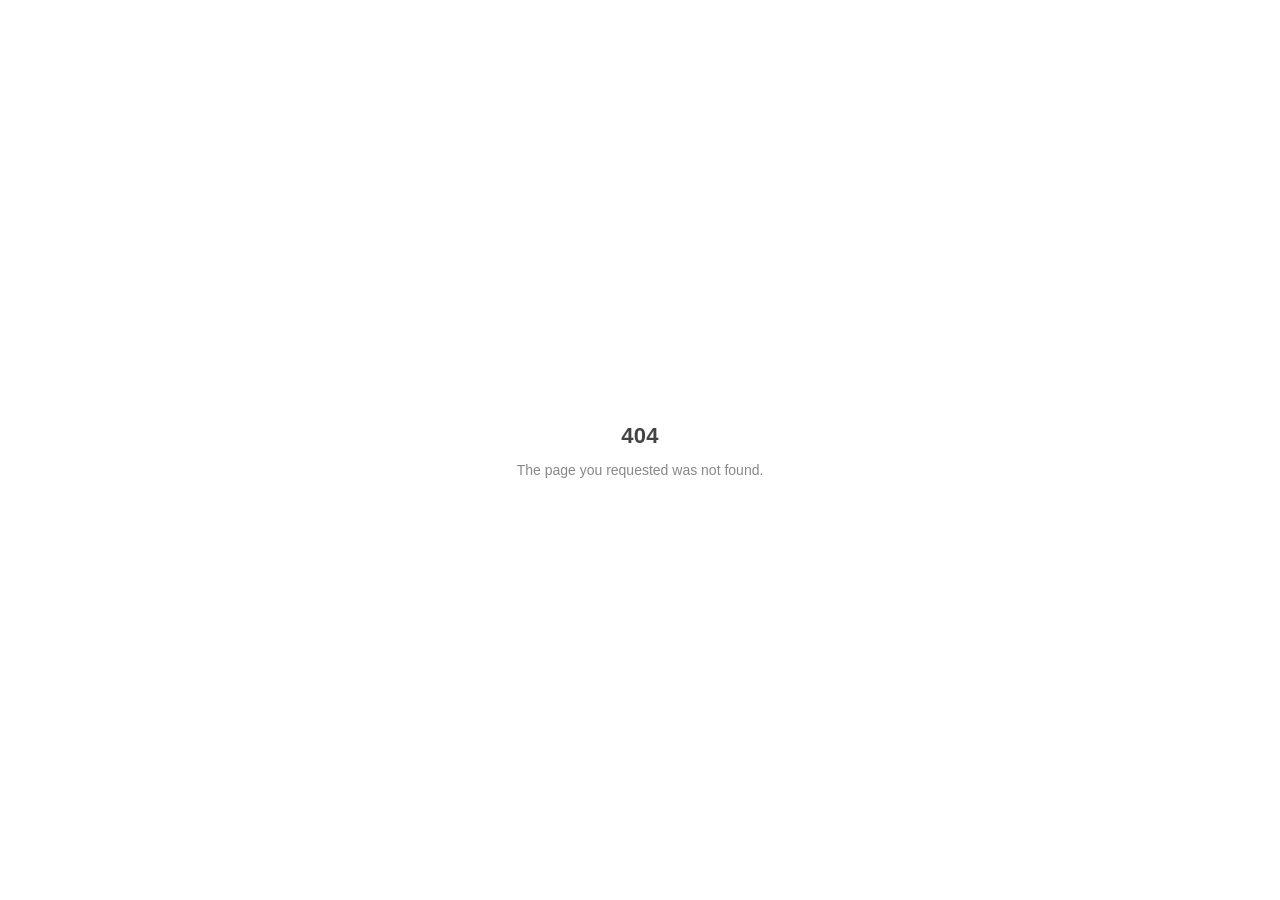
<file: index.html>
<!DOCTYPE html>
<html lang="en">
<head>
<meta charset="UTF-8" />
<meta name="viewport" content="width=device-width, initial-scale=1" />
<meta name="robots" content="noindex, nofollow" />
<title>404 Not Found</title>
<style>
  html, body { height: 100%; margin: 0; }
  body { display: grid; place-items: center;
         background: #fff; color: #444;
         font: 400 15px/1.6 -apple-system, BlinkMacSystemFont, "Segoe UI", Roboto, Helvetica, Arial, sans-serif; }
  main { text-align: center; padding: 24px; }
  h1 { margin: 0 0 6px; font-size: 22px; font-weight: 600; letter-spacing: .01em; }
  p  { margin: 0; color: #888; font-size: 14px; }
</style>
</head>
<body>
<main>
  <h1>404</h1>
  <p>The page you requested was not found.</p>
</main>
</body>
</html>
</file>
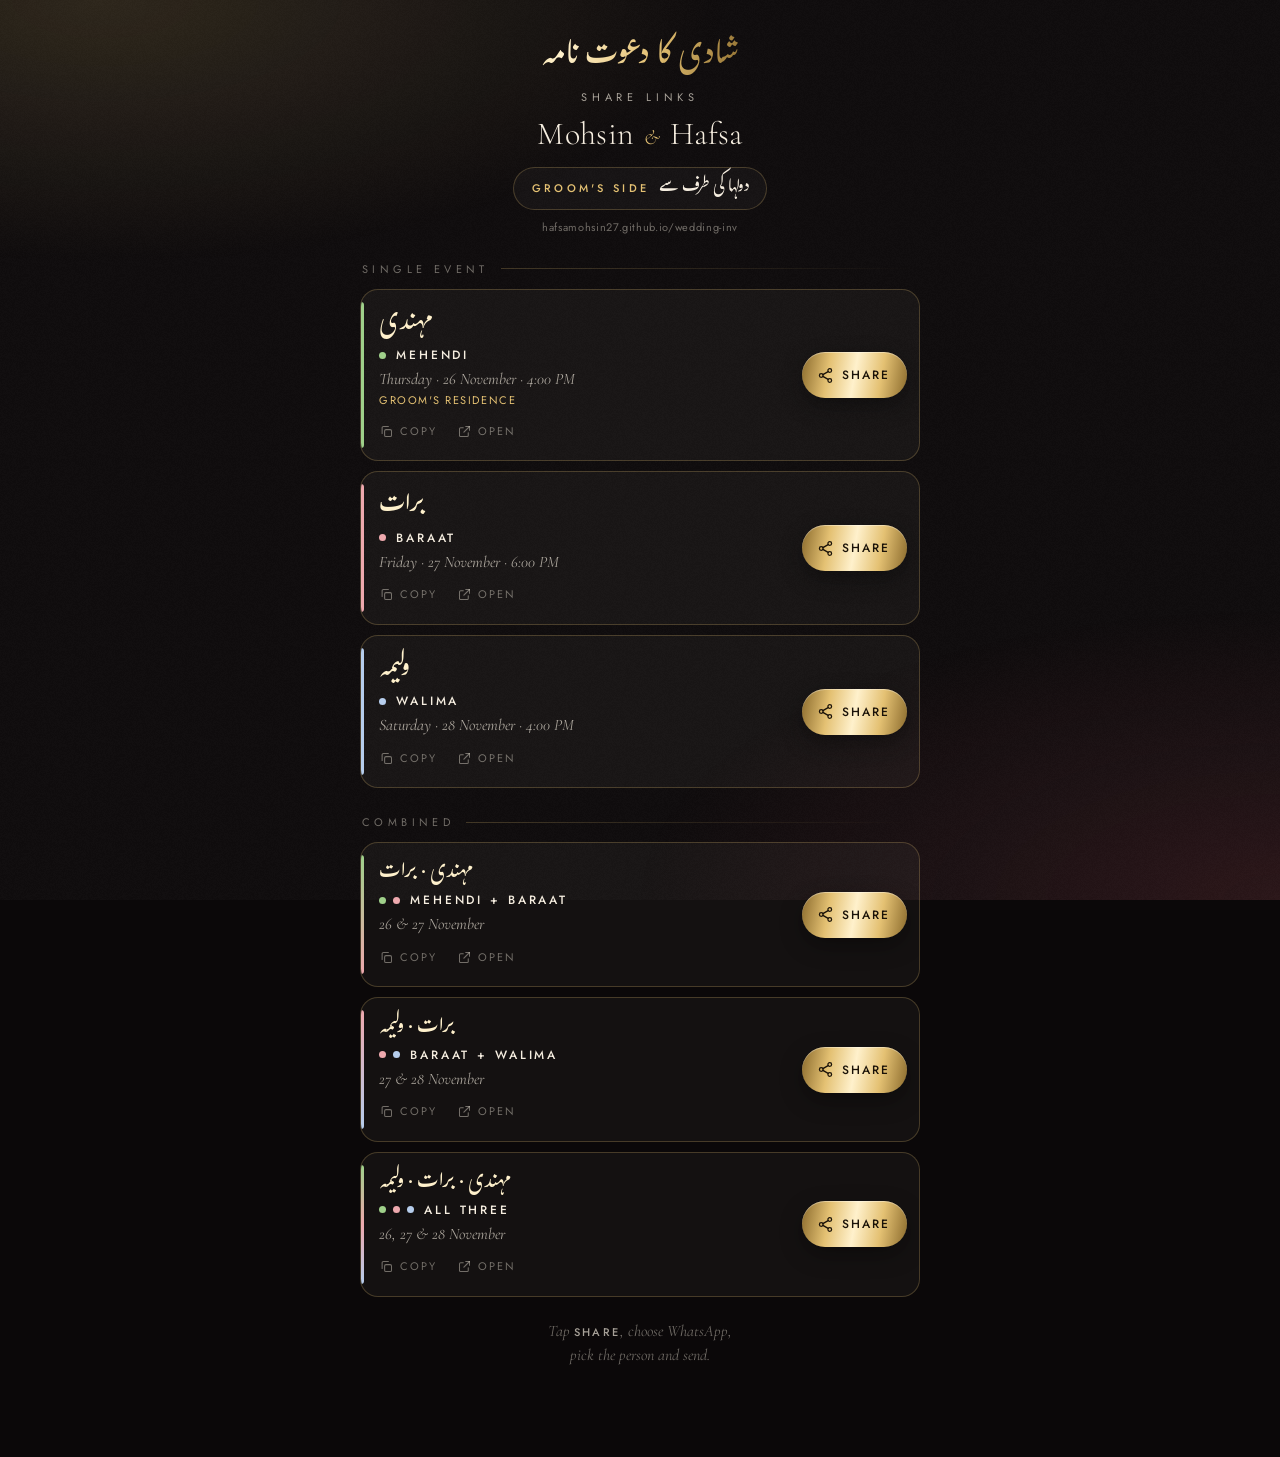
<file: share-etjvhu.html>
<!DOCTYPE html>
<html lang="en">
<head>
<meta charset="utf-8" />
<meta name="viewport" content="width=device-width, initial-scale=1, viewport-fit=cover" />
<meta name="robots" content="noindex, nofollow, noarchive" />
<meta name="referrer" content="no-referrer" />
<meta name="theme-color" content="#0B0809" />
<title>Share links · Groom's side</title>
<link rel="icon" href="seal.png" />
<link rel="apple-touch-icon" href="seal.png" />
<link rel="preconnect" href="https://fonts.googleapis.com" />
<link rel="preconnect" href="https://fonts.gstatic.com" crossorigin />
<link href="https://fonts.googleapis.com/css2?family=Cormorant+Garamond:ital,wght@0,300;0,400;1,300;1,400&family=Jost:wght@300;400;500&family=Gulzar&display=swap" rel="stylesheet" />
<style>
:root{
  --bg:#0B0809; --ink:#F6EEE0; --muted:rgba(246,238,224,.66); --faint:rgba(246,238,224,.42);
  --line:rgba(228,193,115,.24); --card:rgba(255,246,230,.04);
  --a1:#8A6A2C; --a2:#E4C173; --a3:#FFF1CC; --accent:#E4C173; --on:#1A1208;
  --mehndi:#9FD08A; --baraat:#EEA9AE; --walima:#B6CDEC;
}
body[data-side="bride"]{ --a1:#8E4E5B; --a2:#E9AEB8; --a3:#FFE8EC; --accent:#EBB3BC; --on:#2A0F15; --line:rgba(235,179,188,.24); }
*{box-sizing:border-box;margin:0;padding:0}
html{-webkit-text-size-adjust:100%}
body{min-height:100vh;min-height:100dvh;background:var(--bg);color:var(--ink);font-family:"Jost",system-ui,sans-serif;
  padding:calc(env(safe-area-inset-top) + 26px) 16px calc(env(safe-area-inset-bottom) + 90px);
  -webkit-tap-highlight-color:transparent}
body::before{content:"";position:fixed;inset:0;z-index:-1;pointer-events:none;
  background:radial-gradient(70% 42% at 8% 0%,rgba(228,193,115,.15),transparent 70%),
             radial-gradient(70% 45% at 100% 100%,rgba(156,60,74,.2),transparent 72%)}
body::after{content:"";position:fixed;inset:0;z-index:-1;pointer-events:none;background:url(grain.png);opacity:.05}
.wrap{max-width:560px;margin:0 auto}
header{text-align:center;margin-bottom:6px}
.foil{background:linear-gradient(100deg,var(--a1) 0%,var(--a2) 20%,var(--a3) 36%,var(--a2) 52%,var(--a1) 70%,var(--a2) 88%,var(--a1) 100%);
  -webkit-background-clip:text;background-clip:text;color:transparent}
.ur-title{font-family:"Gulzar",serif;font-size:34px;line-height:1.9;padding:0 6px}
.kicker{font-size:11px;font-weight:400;letter-spacing:.44em;text-transform:uppercase;color:var(--muted);margin-top:-2px}
.names{font-family:"Cormorant Garamond",serif;font-weight:300;font-size:32px;line-height:1.2;margin-top:10px;letter-spacing:.01em}
.names em{font-style:italic;font-size:.66em;padding:0 .14em;color:var(--accent)}
.side{display:inline-flex;align-items:center;gap:10px;margin-top:14px;padding:7px 16px 7px 18px;border:1px solid var(--line);border-radius:999px;background:rgba(255,255,255,.03)}
.side b{font-weight:500;font-size:11px;letter-spacing:.3em;text-transform:uppercase;color:var(--accent)}
.side span{font-family:"Gulzar",serif;font-size:18px;line-height:1.5;color:var(--ink)}
.host{font-size:11px;letter-spacing:.06em;color:var(--faint);margin-top:9px;word-break:break-all}
h2{display:flex;align-items:center;gap:12px;margin:26px 2px 12px;font-size:11px;font-weight:400;letter-spacing:.4em;text-transform:uppercase;color:var(--faint)}
h2::after{content:"";flex:1;height:1px;background:linear-gradient(90deg,var(--line),transparent)}
.row{position:relative;display:flex;align-items:center;gap:12px;padding:12px 12px 12px 18px;margin-bottom:10px;
  border:1px solid var(--line);border-radius:18px;background:var(--card);overflow:hidden}
.row::before{content:"";position:absolute;left:0;top:12px;bottom:12px;width:3px;border-radius:0 3px 3px 0;background:var(--bar)}
.info{flex:1;min-width:0}
.ur{font-family:"Gulzar",serif;font-size:27px;line-height:1.72;color:var(--a3);text-align:left;overflow-wrap:anywhere}
.combo .ur{font-size:22px}
.en{display:flex;align-items:center;gap:7px;margin-top:-2px;font-size:12px;font-weight:500;letter-spacing:.24em;text-transform:uppercase}
.en i{width:7px;height:7px;border-radius:50%;flex:none}
.en i + span{margin-left:3px}
.when{font-family:"Cormorant Garamond",serif;font-style:italic;font-size:16px;color:var(--muted);margin-top:5px}
.venue{font-size:11px;letter-spacing:.14em;text-transform:uppercase;color:var(--accent);margin-top:3px}
.mini{display:flex;gap:4px;margin:6px 0 0 -8px}
.lnk{appearance:none;border:0;background:transparent;color:var(--faint);display:inline-flex;align-items:center;gap:6px;
  padding:8px;min-height:34px;font:400 11px/1 "Jost",sans-serif;letter-spacing:.18em;text-transform:uppercase;text-decoration:none;cursor:pointer;border-radius:10px}
.lnk:active{background:rgba(255,255,255,.06)}
.lnk svg{width:15px;height:15px}
.share{flex:none;appearance:none;border:0;cursor:pointer;display:inline-flex;align-items:center;gap:8px;height:46px;padding:0 17px 0 15px;border-radius:999px;
  font:500 12px/1 "Jost",sans-serif;letter-spacing:.16em;text-transform:uppercase;color:var(--on);
  background:linear-gradient(100deg,var(--a1) 0%,var(--a2) 26%,var(--a3) 50%,var(--a2) 74%,var(--a1) 100%);
  box-shadow:0 8px 22px rgba(0,0,0,.35),inset 0 1px 0 rgba(255,255,255,.35);touch-action:manipulation;transition:transform .15s}
.share:active{transform:scale(.96)}
.share svg{width:17px;height:17px}
.row.sent{box-shadow:0 0 0 1px var(--accent) inset}
.how{text-align:center;font-family:"Cormorant Garamond",serif;font-style:italic;font-size:16px;color:var(--faint);margin-top:22px;line-height:1.5}
.how b{font-family:"Jost",sans-serif;font-style:normal;font-weight:500;font-size:11px;letter-spacing:.2em;text-transform:uppercase;color:var(--muted)}
.toast{position:fixed;left:50%;bottom:calc(env(safe-area-inset-bottom) + 24px);transform:translate(-50%,16px);opacity:0;pointer-events:none;
  padding:12px 20px;border-radius:999px;background:rgba(24,18,16,.94);border:1px solid var(--line);color:var(--ink);
  font-size:12px;letter-spacing:.14em;text-transform:uppercase;white-space:nowrap;transition:opacity .25s,transform .25s;box-shadow:0 10px 30px rgba(0,0,0,.5)}
.toast.on{opacity:1;transform:translate(-50%,0)}
@media (max-width:350px){ .share{padding:0 14px} .share span{display:none} .ur{font-size:24px} .combo .ur{font-size:20px} }
</style>
</head>
<body data-side="groom">
<main class="wrap">
  <header>
    <p class="ur-title foil">شادی کا دعوت نامہ</p>
    <p class="kicker">Share links</p>
    <h1 class="names">Mohsin <em>&amp;</em> Hafsa</h1>
    <p class="side"><b>Groom's side</b><span dir="rtl" lang="ur">دولہا کی طرف سے</span></p>
    <p class="host">hafsamohsin27.github.io/wedding-inv</p>
  </header>
  <h2>Single event</h2>
  <section id="single"></section>
  <h2>Combined</h2>
  <section id="combo"></section>
  <p class="how">Tap <b>Share</b>, choose WhatsApp,<br />pick the person and send.</p>
</main>
<div class="toast" id="toast" role="status" aria-live="polite"></div>

<script>
const SIDE = {"base": "https://hafsamohsin27.github.io/wedding-inv/", "mehndiVenue": "Groom's Residence", "files": {"mehndi": "mehndi-5s9x.html", "baraat": "baraat-bnc8.html", "walima": "walima-fxpj.html", "mehndi-baraat": "mehndi-baraat-xwye.html", "baraat-walima": "baraat-walima-bsmj.html", "mehndi-baraat-walima": "mehndi-baraat-walima-389z.html"}};

const ROWS = [
  { k:["mehndi"], ur:"مہندی", en:"Mehendi", when:"Thursday · 26 November · 4:00 PM", venue:SIDE.mehndiVenue },
  { k:["baraat"], ur:"برات",  en:"Baraat",  when:"Friday · 27 November · 6:00 PM" },
  { k:["walima"], ur:"ولیمہ", en:"Walima",  when:"Saturday · 28 November · 4:00 PM" },
  { k:["mehndi","baraat"],          ur:"مہندی · برات",        en:"Mehendi + Baraat", when:"26 & 27 November", combo:true },
  { k:["baraat","walima"],          ur:"برات · ولیمہ",        en:"Baraat + Walima",  when:"27 & 28 November", combo:true },
  { k:["mehndi","baraat","walima"], ur:"مہندی · برات · ولیمہ", en:"All three",        when:"26, 27 & 28 November", combo:true },
];

const ICON = {
  share:'<svg viewBox="0 0 24 24" fill="none" stroke="currentColor" stroke-width="1.8" stroke-linecap="round" stroke-linejoin="round" aria-hidden="true"><circle cx="18" cy="5" r="2.6"/><circle cx="6" cy="12" r="2.6"/><circle cx="18" cy="19" r="2.6"/><path d="M8.3 10.8l7.4-4.3M8.3 13.2l7.4 4.3"/></svg>',
  copy:'<svg viewBox="0 0 24 24" fill="none" stroke="currentColor" stroke-width="1.7" stroke-linecap="round" stroke-linejoin="round" aria-hidden="true"><rect x="9" y="9" width="11" height="11" rx="2.2"/><path d="M5 15V6.2A2.2 2.2 0 0 1 7.2 4H15"/></svg>',
  open:'<svg viewBox="0 0 24 24" fill="none" stroke="currentColor" stroke-width="1.7" stroke-linecap="round" stroke-linejoin="round" aria-hidden="true"><path d="M14 4h6v6"/><path d="M20 4l-9 9"/><path d="M18 14v4.2A1.8 1.8 0 0 1 16.2 20H5.8A1.8 1.8 0 0 1 4 18.2V7.8A1.8 1.8 0 0 1 5.8 6H10"/></svg>'
};

let tt = 0;
function toast(msg) {
  const t = document.getElementById("toast");
  t.textContent = msg; t.classList.add("on");
  clearTimeout(tt); tt = setTimeout(() => t.classList.remove("on"), 1900);
}

async function copyText(text) {
  try { await navigator.clipboard.writeText(text); return true; }
  catch (e) {
    const ta = document.createElement("textarea");
    ta.value = text; ta.setAttribute("readonly", "");
    ta.style.cssText = "position:fixed;top:0;left:0;opacity:0";
    document.body.appendChild(ta); ta.select();
    let ok = false; try { ok = document.execCommand("copy"); } catch (_) {}
    ta.remove(); return ok;
  }
}

function openWhatsApp(url) {
  window.open("https://wa.me/?text=" + encodeURIComponent(url), "_blank", "noopener");
  toast("Opening WhatsApp");
}

/* the phone's own share sheet (WhatsApp and every other app) */
function share(url, row, el) {
  if (!navigator.share) { openWhatsApp(url); return; }
  navigator.share({ title: "Mohsin & Hafsa · " + row.en, url })
    .then(() => { el.classList.add("sent"); toast("Shared"); })
    .catch(err => { if (!err || err.name !== "AbortError") openWhatsApp(url); });
}

function build(row) {
  const url = SIDE.base + SIDE.files[row.k.join("-")];
  const el = document.createElement("article");
  el.className = "row" + (row.combo ? " combo" : "");
  el.style.setProperty("--bar", row.k.length === 1 ? `var(--${row.k[0]})`
    : `linear-gradient(180deg,${row.k.map(k => `var(--${k})`).join(",")})`);
  el.innerHTML = `
    <div class="info">
      <p class="ur" dir="rtl" lang="ur">${row.ur}</p>
      <p class="en">${row.k.map(k => `<i style="background:var(--${k})"></i>`).join("")}<span>${row.en}</span></p>
      <p class="when">${row.when}</p>
      ${row.venue ? `<p class="venue">${row.venue}</p>` : ""}
      <p class="mini">
        <button class="lnk" type="button" data-copy>${ICON.copy}<span>Copy</span></button>
        <a class="lnk" href="${url}" target="_blank" rel="noopener noreferrer">${ICON.open}<span>Open</span></a>
      </p>
    </div>
    <button class="share" type="button" aria-label="Share ${row.en} invitation">${ICON.share}<span>Share</span></button>`;
  el.querySelector(".share").addEventListener("click", () => share(url, row, el));
  el.querySelector("[data-copy]").addEventListener("click", async () => toast(await copyText(url) ? "Link copied" : "Copy failed"));
  return el;
}

const single = document.getElementById("single"), combo = document.getElementById("combo");
ROWS.forEach(r => (r.combo ? combo : single).appendChild(build(r)));
</script>
</body>
</html>
</file>
